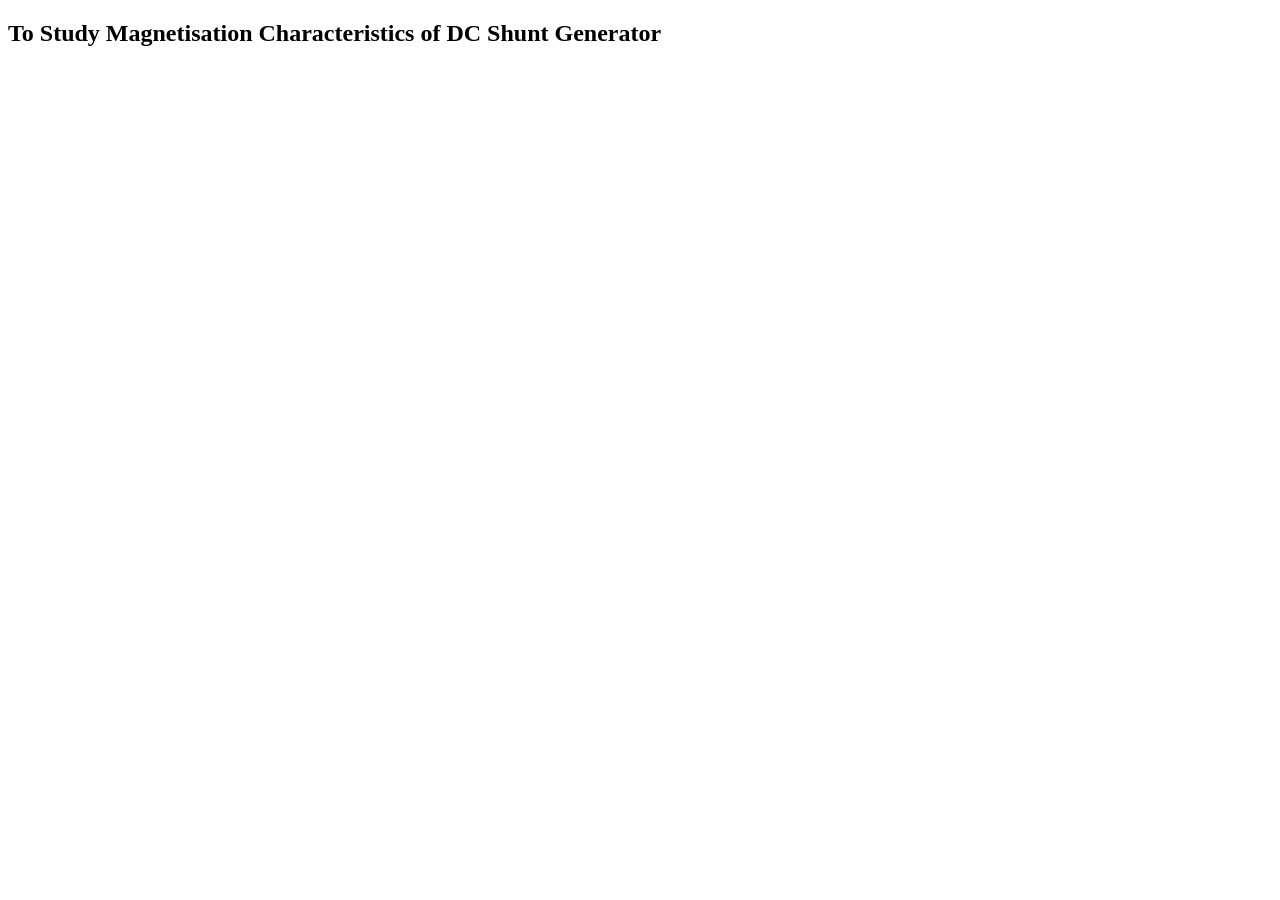
<file: experimentname.html>
﻿<!DOCTYPE html>
<html lang="en">
<head>
    <meta charset="UTF-8">
    <meta name="viewport" content="width=device-width, initial-scale=1.0">
    <title>Document</title>
</head>
<body>
    <h2>To Study Magnetisation Characteristics of DC Shunt Generator</h2>
</body>
</html>
</file>
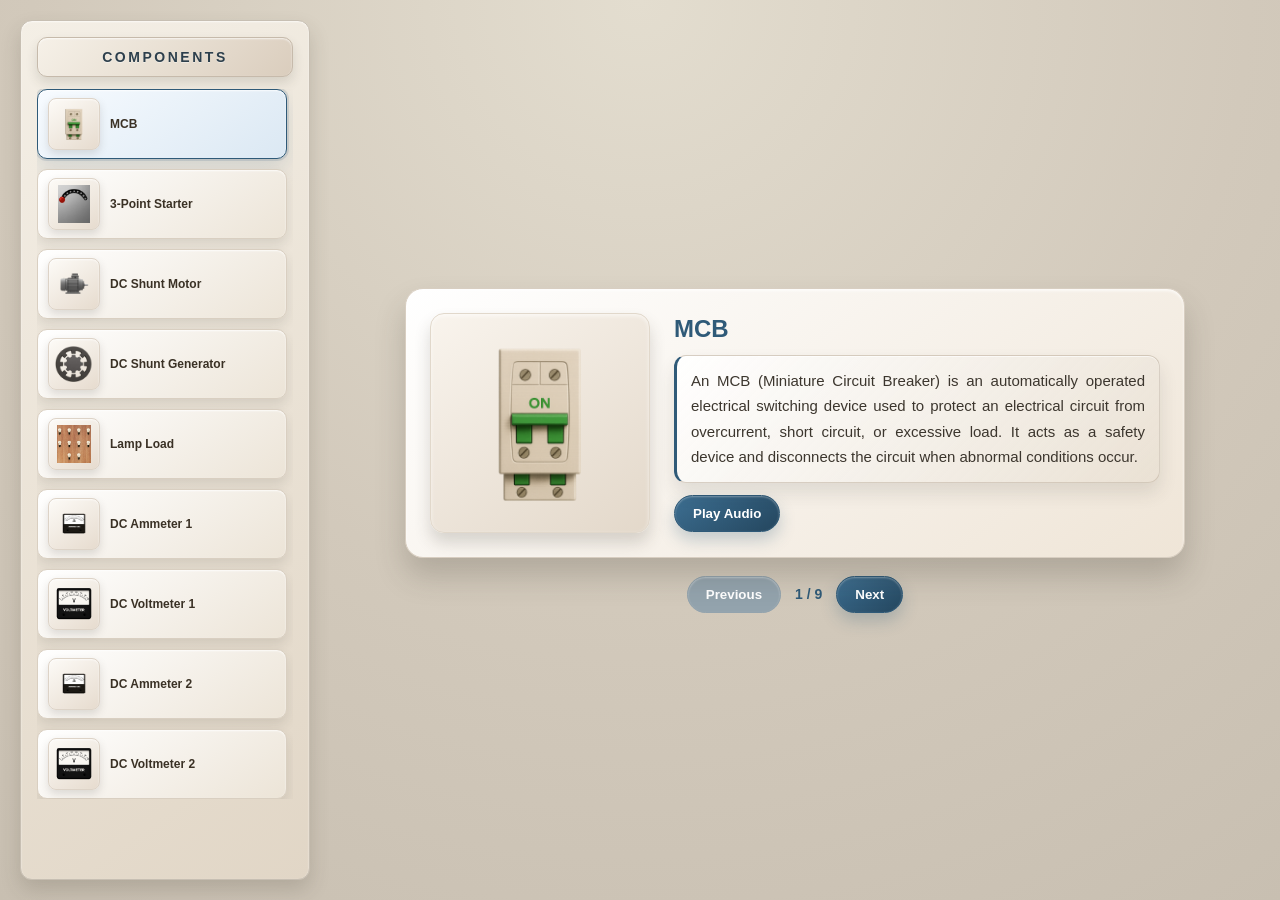
<file: static/components_window.html>
<!DOCTYPE html>
<html lang="en">
<head>
    <meta charset="UTF-8">
    <meta name="viewport" content="width=device-width, initial-scale=1.0">
    <title>Virtual Labs | Electrical Machines Lab - Components Window</title>
    <style>
        * {
            box-sizing: border-box;
            margin: 0;
            padding: 0;
            
        }
        html,
        body {
            height: 100%;
        }
        body {
            min-height: 100vh;
            width: 100%;
            background: radial-gradient(circle at top, #e3ddcf 0%, #d2c9bb 55%, #c8bfb1 100%);
            color: #2e2a24;
            font-family: "Segoe UI", "Trebuchet MS", sans-serif;
        }
        :root {
            --ease-out: cubic-bezier(0.22, 1, 0.36, 1);
            --ease-in: cubic-bezier(0.32, 0, 0.67, 0);
            --dur-fast: 180ms;
            --dur-mid: 360ms;
            --dur-slow: 600ms;
        }
        .component-shell {
            display: flex;
            gap: 20px;
            padding: 20px;
            min-height: 100vh;
        }
        .component-sidebar {
            width: 290px;
            min-width: 200px;
            background: linear-gradient(145deg, #f4efe6, #e1d6c6);
            border: 1px solid #c7bfb3;
            border-radius: 12px;
            padding: 16px;
            display: flex;
            flex-direction: column;
            gap: 12px;
            box-shadow: inset 0 1px 2px rgba(255, 255, 255, 0.7), 0 10px 20px rgba(60, 54, 46, 0.18);
            animation: panelIn var(--dur-slow) var(--ease-out) both;
        }
        .sidebar-title {
            position: relative;
            width: auto;
            height: 40px;
            border-radius: 10px;
            border: 1px solid #c6baab;
            display: flex;
            justify-content: center;
            align-items: center;
            background: linear-gradient(135deg, #f6f1e8, #dacdbd);
            font-size: 14px;
            font-weight: 700;
            letter-spacing: 0.18em;
            text-transform: uppercase;
            color: #2d3f4c;
            box-shadow: inset 0 1px 2px rgba(255, 255, 255, 0.7), 0 6px 12px rgba(60, 54, 46, 0.14);
            text-shadow: 0 1px 0 rgba(255, 255, 255, 0.4);
            overflow: hidden;
        }
        .sidebar-title::before {
            content: "";
            position: absolute;
            left: 12px;
            bottom: 7px;
            width: 28px;
            height: 3px;
            border-radius: 999px;
            opacity: 0.65;
        }
        .component-thumbs {
            display: flex;
            flex-direction: column;
            gap: 10px;
            overflow-y: auto;
            padding-right: 6px;
        }
        .thumb-item {
            display: flex;
            align-items: center;
            gap: 10px;
            padding: 8px 10px;
            border-radius: 10px;
            border: 1px solid #d9cfc1;
            background: linear-gradient(145deg, #ffffff, #ece4d7);
            cursor: pointer;
            text-align: left;
            box-shadow: inset 0 1px 2px rgba(255, 255, 255, 0.8), 0 6px 12px rgba(60, 54, 46, 0.12);
            transition: border-color 0.2s ease, box-shadow 0.2s ease, background 0.2s ease, transform 0.2s ease;
            animation: thumbIn var(--dur-mid) var(--ease-out) both;
        }
        .thumb-item:hover {
            border-color: #8aa0b1;
            box-shadow: 0 8px 16px rgba(60, 54, 46, 0.18);
            transform: translateY(-1px);
        }
        .thumb-item.is-active {
            border-color: #2f5a78;
            background: linear-gradient(145deg, #f7fbff, #dbe8f3);
            box-shadow: inset 0 1px 2px rgba(255, 255, 255, 0.8), 0 0 0 2px rgba(47, 90, 120, 0.15), 0 10px 20px rgba(47, 90, 120, 0.15);
        }
        .thumb-item img {
            width: 52px;
            height: 52px;
            object-fit: contain;
            background: linear-gradient(145deg, #fdfbf7, #e6dbce);
            border-radius: 8px;
            border: 1px solid #ddd3c7;
            padding: 6px;
            box-shadow: inset 0 1px 2px rgba(255, 255, 255, 0.7), 0 4px 8px rgba(60, 54, 46, 0.15);
        }
        .thumb-label {
            font-size: 12px;
            font-weight: 600;
            color: #3a3125;
        }
        .component-viewer {
            flex: 1;
            display: flex;
            flex-direction: column;
            align-items: center;
            justify-content: center;
            gap: 18px;
            animation: panelIn var(--dur-slow) var(--ease-out) both;
            animation-delay: 120ms;
        }
        .component-card {
            width: min(780px, 100%);
            background: linear-gradient(145deg, #ffffff, #efe5d7);
            border-radius: 18px;
            border: 1px solid #d8cec1;
            padding: 24px;
            display: flex;
            gap: 24px;
            align-items: center;
            box-shadow: inset 0 2px 3px rgba(255, 255, 255, 0.7), 0 18px 30px rgba(60, 54, 46, 0.22);
            transition: opacity var(--dur-fast) var(--ease-in), transform var(--dur-fast) var(--ease-in);
            will-change: transform, opacity;
        }
        .component-card.is-fading-out {
            opacity: 0;
            transform: translateY(6px) scale(0.99);
        }
        .component-card.is-fading-out .component-media {
            transform: scale(0.95) rotate(-1.2deg);
            opacity: 0.8;
        }
        .component-card.is-fading-out .component-content {
            transform: translateY(8px);
            opacity: 0.7;
        }
        .component-card.is-animating {
            animation: cardSwap var(--dur-slow) var(--ease-out);
        }
        .component-card.is-animating .component-media {
            animation: mediaPop var(--dur-mid) var(--ease-out) both;
        }
        .component-card.is-animating .component-content {
            animation: contentShift var(--dur-mid) var(--ease-out) both;
        }
        .component-card.is-animating .component-title {
            animation: titleReveal var(--dur-mid) var(--ease-out) both;
        }
        .component-card.is-animating .component-definition {
            animation: paragraphReveal var(--dur-mid) var(--ease-out) both;
            animation-delay: 80ms;
        }
        .component-media {
            width: 220px;
            height: 220px;
            border-radius: 14px;
            border: 1px solid #e1d8cb;
            background: linear-gradient(145deg, #f9f4ed, #e3d8ca);
            display: flex;
            align-items: center;
            justify-content: center;
            padding: 16px;
            box-shadow: inset 0 2px 4px rgba(255, 255, 255, 0.6), 0 10px 16px rgba(60, 54, 46, 0.18);
            transition: transform var(--dur-fast) var(--ease-in), opacity var(--dur-fast) var(--ease-in);
        }
        .component-media.component-media--large {
            width: 220px; /* keep width same as default, boost height only */
            height: 260px;
        }
        .component-media img {
            max-width: 100%;
            max-height: 100%;
            object-fit: contain;
        }
        .component-content {
            flex: 1;
            display: flex;
            flex-direction: column;
            gap: 12px;
            transition: transform var(--dur-fast) var(--ease-in), opacity var(--dur-fast) var(--ease-in);
        }
        .component-title {
            font-size: 24px;
            font-weight: 700;
            color: #2f5a78;
            transition: transform var(--dur-fast) var(--ease-in), opacity var(--dur-fast) var(--ease-in);
        }
        .component-definition {
            font-size: 15px;
            line-height: 1.7;
            text-align: justify;
            color: #3c362e;
            background: linear-gradient(135deg, rgba(255, 255, 255, 0.92), rgba(231, 222, 208, 0.7));
            border: 1px solid rgba(200, 187, 172, 0.7);
            border-left: 3px solid #2f5a78;
            border-radius: 12px;
            padding: 12px 14px;
            max-width: 520px;
            box-shadow: inset 0 1px 0 rgba(255, 255, 255, 0.6), 0 10px 18px rgba(60, 54, 46, 0.12);
            transition: transform var(--dur-fast) var(--ease-in), opacity var(--dur-fast) var(--ease-in), background var(--dur-fast) var(--ease-in), border-color var(--dur-fast) var(--ease-in), box-shadow var(--dur-fast) var(--ease-in);
        }
        .component-audio {
            display: flex;
            align-items: center;
            gap: 12px;
            flex-wrap: wrap;
        }
        .audio-btn {
            display: inline-flex;
            align-items: center;
            gap: 8px;
        }
        .audio-status {
            font-size: 12px;
            font-weight: 600;
            color: #6b5e4e;
        }
        .component-card.is-fading-out .component-title,
        .component-card.is-fading-out .component-definition {
            opacity: 0;
            transform: translateY(10px);
        }
        .component-card.is-fading-out .component-definition {
            background: rgba(255, 255, 255, 0.35);
            border-color: rgba(200, 187, 172, 0);
            box-shadow: none;
        }
        .component-controls {
            display: flex;
            align-items: center;
            gap: 14px;
        }
        .control-btn {
            padding: 10px 18px;
            border-radius: 999px;
            border: 1px solid #2f5a78;
            background: linear-gradient(145deg, #3d6f92, #24465e);
            color: #ffffff;
            font-weight: 600;
            cursor: pointer;
            box-shadow: inset 0 1px 2px rgba(255, 255, 255, 0.35), 0 8px 16px rgba(47, 90, 120, 0.25);
            transition: transform 0.2s ease, box-shadow 0.2s ease;
        }
        .control-btn:disabled {
            cursor: not-allowed;
            background: #93a3ad;
            border-color: #93a3ad;
            box-shadow: inset 0 1px 2px rgba(255, 255, 255, 0.4);
            transform: none;
        }
        .control-btn:not(:disabled):hover {
            transform: translateY(-1px);
            box-shadow: 0 6px 12px rgba(47, 90, 120, 0.2);
        }
        .control-btn:not(:disabled):active {
            background: linear-gradient(145deg, #24465e, #1a3242);
            border-color: #1a3242;
            box-shadow: inset 0 2px 4px rgba(0, 0, 0, 0.2);
            transform: translateY(0);
        }
        .component-index {
            font-size: 14px;
            font-weight: 700;
            color: #2f5a78;
        }
         
        @keyframes panelIn {
            from {
                opacity: 0;
                transform: translateY(10px);
            }
            to {
                opacity: 1;
                transform: translateY(0);
            }
        }
        @keyframes thumbIn {
            from {
                opacity: 0;
                transform: translateX(-8px);
            }
            to {
                opacity: 1;
                transform: translateX(0);
            }
        }
        @keyframes cardSwap {
            from {
                opacity: 0;
                transform: translateY(8px) scale(0.98);
            }
            to {
                opacity: 1;
                transform: translateY(0) scale(1);
            }
        }
        @keyframes mediaPop {
            from {
                opacity: 0.5;
                transform: scale(0.96);
            }
            to {
                opacity: 1;
                transform: scale(1);
            }
        }
        @keyframes titleReveal {
            from {
                opacity: 0;
                transform: translateY(8px) scale(0.98);
            }
            to {
                opacity: 1;
                transform: translateY(0) scale(1);
            }
        }
        @keyframes paragraphReveal {
            from {
                opacity: 0;
                transform: translateY(12px);
            }
            to {
                opacity: 1;
                transform: translateY(0);
            }
        }
        @keyframes contentShift {
            from {
                transform: translateX(10px);
            }
            to {
                transform: translateX(0);
            }
        }
        @media (prefers-reduced-motion: reduce) {
            * {
                animation: none !important;
                transition: none !important;
            }
            .component-card.is-fading-out {
                opacity: 1;
                transform: none;
            }
            .component-card.is-fading-out .component-media,
            .component-card.is-fading-out .component-content {
                opacity: 1;
                transform: none;
            }
            .component-card.is-fading-out .component-title,
            .component-card.is-fading-out .component-definition {
                opacity: 1;
                transform: none;
            }
            .component-card.is-fading-out .component-definition {
                background: linear-gradient(135deg, rgba(255, 255, 255, 0.92), rgba(231, 222, 208, 0.7));
                border-color: rgba(200, 187, 172, 0.7);
                box-shadow: inset 0 1px 0 rgba(255, 255, 255, 0.6), 0 10px 18px rgba(60, 54, 46, 0.12);
            }
        }
        @media (max-width: 900px) {
            .component-shell {
                flex-direction: column;
                padding: 16px;
            }
            .component-sidebar {
                width: 100%;
            }
            .component-card {
                flex-direction: column;
                align-items: flex-start;
            }
            .component-media {
                width: 100%;
                height: 200px;
            }
            .component-media.component-media--large {
                height: 240px;
            }
            .component-controls {
                justify-content: center;
            }
        }

        body.embed {
            min-height: 100%;
            height: 100%;
            overflow: hidden;
            background: transparent;
        }
        body.embed .component-shell {
            min-height: 100%;
            height: 100%;
            padding: 12px;
            gap: 14px;
        }
        body.embed .component-audio {
            display: none;
        }
        body.embed .component-sidebar {
            width: 220px;
            min-width: 180px;
            padding: 12px;
        }
        body.embed .component-thumbs {
            flex: 1;
            min-height: 0;
            overflow-y: auto;
        }
        body.embed .component-viewer {
            justify-content: center;
            align-items: center;
            overflow: auto;
            min-height: 0;
            min-width: 0;
            padding-right: 6px;
        }
        body.embed .component-card {
            width: min(720px, 100%);
            padding: 16px;
            gap: 16px;
            opacity: 1;
            transform: none;
        }
        body.embed .component-card.is-fading-out,
        body.embed .component-card.is-fading-out .component-media,
        body.embed .component-card.is-fading-out .component-content,
        body.embed .component-card.is-fading-out .component-title,
        body.embed .component-card.is-fading-out .component-definition {
            opacity: 1;
            transform: none;
        }
        body.embed .component-media {
            width: 170px;
            height: 170px;
            padding: 12px;
        }
        body.embed .component-media.component-media--large {
            width: 210px;
            height: 210px;
        }
        body.embed .component-definition {
            max-width: none;
        }
        body.embed .component-controls {
            justify-content: center;
        }

        @media (max-width: 900px) {
            body.embed .component-shell {
                flex-direction: row;
                padding: 12px;
            }
            body.embed .component-sidebar {
                width: 220px;
            }
            body.embed .component-card {
                flex-direction: row;
                align-items: center;
            }
            body.embed .component-media {
                width: 170px;
                height: 170px;
            }
            body.embed .component-media.component-media--large {
                width: 210px;
                height: 210px;
            }
            body.embed .component-controls {
                justify-content: center;
            }
        }

        @media (max-width: 720px) {
            body.embed .component-shell {
                flex-direction: column;
            }
            body.embed .component-sidebar {
                width: 100%;
            }
            body.embed .component-card {
                flex-direction: column;
                align-items: flex-start;
            }
            body.embed .component-media {
                width: 100%;
                height: 180px;
            }
            body.embed .component-media.component-media--large {
                height: 210px;
            }
            body.embed .component-controls {
                justify-content: center;
            }
        }
    </style>
</head>
<body>
    <div class="component-shell">
        <aside class="component-sidebar">
            <div class="sidebar-title">COMPONENTS</div>
            <div class="component-thumbs" id="componentThumbs"></div>
        </aside>

        <main class="component-viewer">
            <div class="component-card" id="componentCard">
                <div class="component-media">
                    <img id="componentImage" src="" alt="">
                </div>
                <div class="component-content">
                    <h1 class="component-title" id="componentTitle"></h1>
                    <p class="component-definition" id="componentDefinition"></p>
                    <div class="component-audio">
                        <button class="control-btn audio-btn" id="toggleAudio" type="button" aria-pressed="false">
                            <span data-audio-label>Play Audio</span>
                        </button>
                        <span class="audio-status" id="audioStatus" aria-live="polite"></span>
                    </div>
                </div>
            </div>

            <div class="component-controls">
                <button class="control-btn" id="prevComponent" type="button">Previous</button>
                <div class="component-index" id="componentIndex"></div>
                <button class="control-btn" id="nextComponent" type="button">Next</button>
            </div>
        </main>
    </div>

    <audio id="componentAudio" preload="metadata"></audio>

    <script>
        const params = new URLSearchParams(window.location.search);
        if (params.has("embed")) {
            document.body.classList.add("embed");
        }

        const components = [
            {
                key: "mcb",
                name: "MCB",
                image: "../images/Components/mcb-on.png",
                description:
                    "An MCB (Miniature Circuit Breaker) is an automatically operated electrical switching device used to protect an electrical circuit from overcurrent, short circuit, or excessive load. It acts as a safety device and disconnects the circuit when abnormal conditions occur.",
                audio: "../audio/mcb.wav"
            },
            {
                key: "starter",
                name: "3-Point Starter",
                image: "../images/Components/Starter.png",
                description:
                    "A 3-point starter is a device used to safely start DC shunt and compound motors. It limits the starting current and provides overload protection to the motor. It ensures smooth acceleration by gradually reducing resistance as the motor gains speed, providing a safe start.",
                audio: "../audio/3pointstarter.wav"
            },
            {
                key: "shuntmotor",
                name: "DC Shunt Motor",
                image: "../images/Components/shuntmotor.png",
                description:
                    "In this experiment, the DC shunt motor acts as a prime mover, converting electrical energy into mechanical energy. Its shaft is mechanically coupled to the DC shunt generator, and it receives the supply through the MCB and starter.",
                audio: "../audio/dcMotor.wav"
            },
            {
                key: "generator",
                name: "DC Shunt Generator",
                image: "../images/Components/DC-Shunt-Generator.png",
                description:
                    "The DC shunt generator converts the mechanical energy received from the motor into electrical energy, producing DC output voltage and current, which is then supplied to the lamp load, while its terminals are connected to an ammeter in series and a voltmeter in parallel for measurement.",
                audio: "../audio/dcShuntGenerator.wav"
            },
            
            {
                key: "lampboard",
                name: "Lamp Load",
                image: "../images/Components/LampBoard.png",
                description:
                    "A lamp load is used as a variable resistive load to study the load characteristics of a DC shunt generator. It helps in observing how the terminal voltage varies with the load current.",
                audio: "../audio/lampLoad.wav"
            },
            
            {
                key: "ammeter",
                name: "DC Ammeter 1",
                image: "../images/Components/ammeter.png",
                description:
                    "This ammeter is connected in series with the DC shunt motor. Its purpose is to measure the current drawn by the DC shunt motor while it is operating.",
                audio: "../audio/ammeter1.wav"
            },
            {
                key: "voltmeter",
                name: "DC Voltmeter 1",
                image: "../images/Components/voltmeter.png",
                description:
                    "It is connected in parallel across the MCB. The purpose of this voltmeter is to measure the voltage of the main supply.",
                audio: "../audio/voltmeter1.wav"
            },
            {
                key: "ammeter",
                name: "DC Ammeter 2",
                image: "../images/Components/ammeter.png",
                description:
                    "It is connected in series with the lamp load to measure the load current (IL) delivered by the DC shunt generator.",
                audio: "../audio/ammeter2.wav"
            },
            {
                key: "voltmeter",
                name: "DC Voltmeter 2",
                image: "../images/Components/voltmeter.png",
                description:
                    "It is connected in parallel across the generator terminals to measure the terminal voltage (V) of the DC shunt generator.",
                audio: "../audio/voltmeter2.wav"
            },
            
           
          
        ];

        const thumbsEl = document.getElementById("componentThumbs");
        const cardEl = document.getElementById("componentCard");
        const mediaEl = document.querySelector(".component-media");
        const imageEl = document.getElementById("componentImage");
        const titleEl = document.getElementById("componentTitle");
        const definitionEl = document.getElementById("componentDefinition");
        const indexEl = document.getElementById("componentIndex");
        const prevBtn = document.getElementById("prevComponent");
        const nextBtn = document.getElementById("nextComponent");
        const audioBtn = document.getElementById("toggleAudio");
        const audioLabelEl = audioBtn?.querySelector("[data-audio-label]");
        const audioStatusEl = document.getElementById("audioStatus");
        const audioEl = document.getElementById("componentAudio");
        const speechSupported =
            "speechSynthesis" in window && typeof window.SpeechSynthesisUtterance === "function";
        const isEmbedded = window.parent && window.parent !== window;
        let autoPlayFallbackArmed = false;

        let currentIndex = 0;
        let swapTimer = null;
        let autoAdvanceTimer = null;
        let audioMode = "tts";
        let ttsState = "idle";
        let speechToken = 0;
        let activeSpeechToken = 0;
        let activeComponent = components[0];
        const autoPlayByDefault = !isEmbedded;
        let autoPlayOnChange = false;
        const visitedComponents = new Set();
        let completionSent = false;

        function clearAutoAdvanceTimer() {
            if (!autoAdvanceTimer) return;
            clearTimeout(autoAdvanceTimer);
            autoAdvanceTimer = null;
        }

        function markVisited(index) {
            if (!Number.isFinite(index)) return;
            visitedComponents.add(index);
        }

        function hasVisitedAllComponents() {
            return visitedComponents.size >= components.length;
        }

        function sendCompletionIfReady() {
            if (!isEmbedded || completionSent) return;
            if (!hasVisitedAllComponents()) return;
            if (currentIndex !== components.length - 1) return;
            completionSent = true;
            window.parent.postMessage({ type: "components-tour-complete" }, "*");
        }

        function buildThumbs() {
            thumbsEl.innerHTML = "";
            components.forEach((component, index) => {
                const btn = document.createElement("button");
                btn.type = "button";
                btn.className = "thumb-item";
                btn.dataset.index = String(index);
                btn.style.animationDelay = `${index * 40}ms`;

                const img = document.createElement("img");
                img.src = component.image;
                img.alt = component.name;

                const label = document.createElement("span");
                label.className = "thumb-label";
                label.textContent = component.name;

                btn.appendChild(img);
                btn.appendChild(label);
                btn.addEventListener("click", () => setActive(index));
                thumbsEl.appendChild(btn);
            });
        }

        function updateControls() {
            prevBtn.disabled = currentIndex === 0;
            nextBtn.disabled = currentIndex === components.length - 1;
            indexEl.textContent = `${currentIndex + 1} / ${components.length}`;

            const items = thumbsEl.querySelectorAll(".thumb-item");
            items.forEach((item, index) => {
                item.classList.toggle("is-active", index === currentIndex);
            });
        }

        function setAudioStatus(message) {
            if (!audioStatusEl) return;
            audioStatusEl.textContent = message || "";
            audioStatusEl.hidden = !message;
        }

        function updateAudioButton(isPlaying) {
            if (!audioBtn) return;
            audioBtn.setAttribute("aria-pressed", isPlaying ? "true" : "false");
            if (audioLabelEl) {
                audioLabelEl.textContent = isPlaying ? "Pause Audio" : "Play Audio";
            }
            if (isEmbedded) {
                window.parent.postMessage(
                    {
                        type: "component-audio-state",
                        playing: isPlaying,
                        disabled: audioBtn.disabled,
                        label: audioLabelEl ? audioLabelEl.textContent : ""
                    },
                    "*"
                );
            }
        }

        function notifyParent(type) {
            if (!isEmbedded) return;
            window.parent.postMessage({ type }, "*");
        }

        function armAutoPlayFallback() {
            if (autoPlayFallbackArmed) return;
            autoPlayFallbackArmed = true;

            const resume = () => {
                autoPlayFallbackArmed = false;
                playAudio({ allowFallback: false });
            };

            document.addEventListener("pointerdown", resume, { once: true });
            document.addEventListener("keydown", resume, { once: true });
        }

        function stopAudio() {
            if (audioEl) {
                audioEl.pause();
                audioEl.currentTime = 0;
            }
            if (speechSupported) {
                activeSpeechToken = 0;
                window.speechSynthesis.cancel();
            }
            ttsState = "idle";
            updateAudioButton(false);
        }

        function handleAudioFinished() {
            ttsState = "idle";
            updateAudioButton(false);

            if (!isEmbedded) return;

            if (currentIndex < components.length - 1) {
                clearAutoAdvanceTimer();
                const fromIndex = currentIndex;
                autoAdvanceTimer = setTimeout(() => {
                    autoAdvanceTimer = null;
                    if (currentIndex !== fromIndex) return;
                    setActive(fromIndex + 1);
                }, 500);
                return;
            }

            sendCompletionIfReady();
        }

        function playAudio(options = {}) {
            const allowFallback = options.allowFallback === true;
            if (audioMode === "file") {
                if (!audioEl) return;
                if (!audioEl.paused) {
                    updateAudioButton(true);
                    return;
                }
                const playAttempt = audioEl.play();
                if (playAttempt && typeof playAttempt.catch === "function") {
                    playAttempt.catch(() => {
                        updateAudioButton(false);
                        if (allowFallback) {
                            setAudioStatus("Tap to enable audio");
                            notifyParent("component-audio-blocked");
                            armAutoPlayFallback();
                        }
                    });
                } else {
                    updateAudioButton(true);
                }
                return;
            }

            if (!speechSupported) return;

            if (ttsState === "paused") {
                window.speechSynthesis.resume();
                ttsState = "playing";
                updateAudioButton(true);
                return;
            }

            if (ttsState === "playing") {
                updateAudioButton(true);
                return;
            }

            const utterance = new SpeechSynthesisUtterance(activeComponent.description);
            const token = (speechToken += 1);
            activeSpeechToken = token;
            ttsState = "playing";
            utterance.onend = () => {
                if (token !== activeSpeechToken) return;
                activeSpeechToken = 0;
                ttsState = "idle";
                handleAudioFinished();
            };
            utterance.onerror = () => {
                if (token !== activeSpeechToken) return;
                activeSpeechToken = 0;
                ttsState = "idle";
                handleAudioFinished();
            };
            window.speechSynthesis.cancel();
            window.speechSynthesis.speak(utterance);
            updateAudioButton(true);
        }

        function pauseAudio() {
            if (audioMode === "file") {
                if (!audioEl) return;
                if (!audioEl.paused) {
                    audioEl.pause();
                }
                updateAudioButton(false);
                return;
            }

            if (!speechSupported) return;

            if (ttsState === "playing") {
                window.speechSynthesis.pause();
                ttsState = "paused";
                updateAudioButton(false);
            }
        }

        function prepareAudio(component) {
            activeComponent = component;
            stopAudio();

            const hasFile = Boolean(component.audio);
            audioMode = hasFile ? "file" : "tts";

            if (audioEl) {
                audioEl.src = hasFile ? component.audio : "";
                if (hasFile) {
                    audioEl.load();
                }
            }

            if (audioBtn) {
                audioBtn.disabled = !hasFile && !speechSupported;
            }

            if (hasFile) {
                setAudioStatus("");
            } else if (speechSupported) {
                setAudioStatus("Voice narration");
            } else {
                setAudioStatus(" ");
            }

            if (isEmbedded && audioBtn) {
                window.parent.postMessage(
                    {
                        type: "component-audio-state",
                        playing: audioBtn.getAttribute("aria-pressed") === "true",
                        disabled: audioBtn.disabled,
                        label: audioLabelEl ? audioLabelEl.textContent : ""
                    },
                    "*"
                );
            }
        }

        function applyComponent(component) {
            if (mediaEl) {
                mediaEl.classList.toggle("component-media--large", component.key === "ammeter");
            }
            imageEl.src = component.image;
            imageEl.alt = component.name;
            titleEl.textContent = component.name;
            definitionEl.textContent = component.description;
            prepareAudio(component);
            if (autoPlayByDefault || autoPlayOnChange) {
                playAudio();
            }
        }

        function restartCardAnimation() {
            cardEl.classList.remove("is-animating");
            void cardEl.offsetWidth;
            cardEl.classList.add("is-animating");
        }

        function setActive(index, options = {}) {
            const safeIndex = Math.max(0, Math.min(components.length - 1, index));
            currentIndex = safeIndex;
            markVisited(currentIndex);
            clearAutoAdvanceTimer();
            updateControls();

            if (swapTimer) {
                clearTimeout(swapTimer);
                swapTimer = null;
            }

            if (options.immediate) {
                cardEl.classList.remove("is-fading-out");
                applyComponent(components[currentIndex]);
                restartCardAnimation();
                return;
            }

            cardEl.classList.remove("is-animating");
            cardEl.classList.add("is-fading-out");

            swapTimer = setTimeout(() => {
                applyComponent(components[currentIndex]);
                cardEl.classList.remove("is-fading-out");
                restartCardAnimation();
            }, 160);
        }

        prevBtn.addEventListener("click", () => setActive(currentIndex - 1));
        nextBtn.addEventListener("click", () => setActive(currentIndex + 1));

        if (audioEl) {
            audioEl.addEventListener("play", () => {
                if (audioMode === "file") {
                    setAudioStatus("");
                    updateAudioButton(true);
                }
            });
            audioEl.addEventListener("ended", () => handleAudioFinished());
            audioEl.addEventListener("pause", () => {
                if (audioEl.currentTime === 0 || audioEl.ended) return;
                updateAudioButton(false);
            });
            audioEl.addEventListener("error", () => {
                updateAudioButton(false);

                const shouldAutoPlay = autoPlayByDefault || autoPlayOnChange;

                if (audioMode === "file" && speechSupported) {
                    audioMode = "tts";
                    setAudioStatus("Voice narration");
                    if (shouldAutoPlay) {
                        playAudio();
                    }
                    return;
                }

                setAudioStatus("Audio not available");
                if (audioBtn) audioBtn.disabled = true;
            });
        }

        if (audioBtn) {
            audioBtn.addEventListener("click", (event) => {
                const isPlaying = audioBtn.getAttribute("aria-pressed") === "true";
                const allowFallback = isEmbedded && event?.isTrusted === false;
                if (isPlaying) {
                    pauseAudio();
                    autoPlayOnChange = false;
                } else {
                    autoPlayOnChange = true;
                    playAudio({ allowFallback });
                }
            });
        }

        if (isEmbedded) {
            window.addEventListener("message", (event) => {
                if (event.source !== window.parent) return;
                const data = event.data || {};
                if (data.type === "component-audio-toggle") {
                    audioBtn?.click();
                }
                if (data.type === "component-audio-play") {
                    autoPlayOnChange = true;
                    playAudio({ allowFallback: true });
                }
                if (data.type === "component-audio-pause") {
                    pauseAudio();
                    autoPlayOnChange = false;
                }
                if (data.type === "component-audio-request") {
                    updateAudioButton(audioBtn?.getAttribute("aria-pressed") === "true");
                }
                if (data.type === "component-audio-stop") {
                    stopAudio();
                    autoPlayOnChange = false;
                    clearAutoAdvanceTimer();
                }
            });
        }

        buildThumbs();
        setActive(0, { immediate: true });
    </script>
</body>
</html>
</file>
